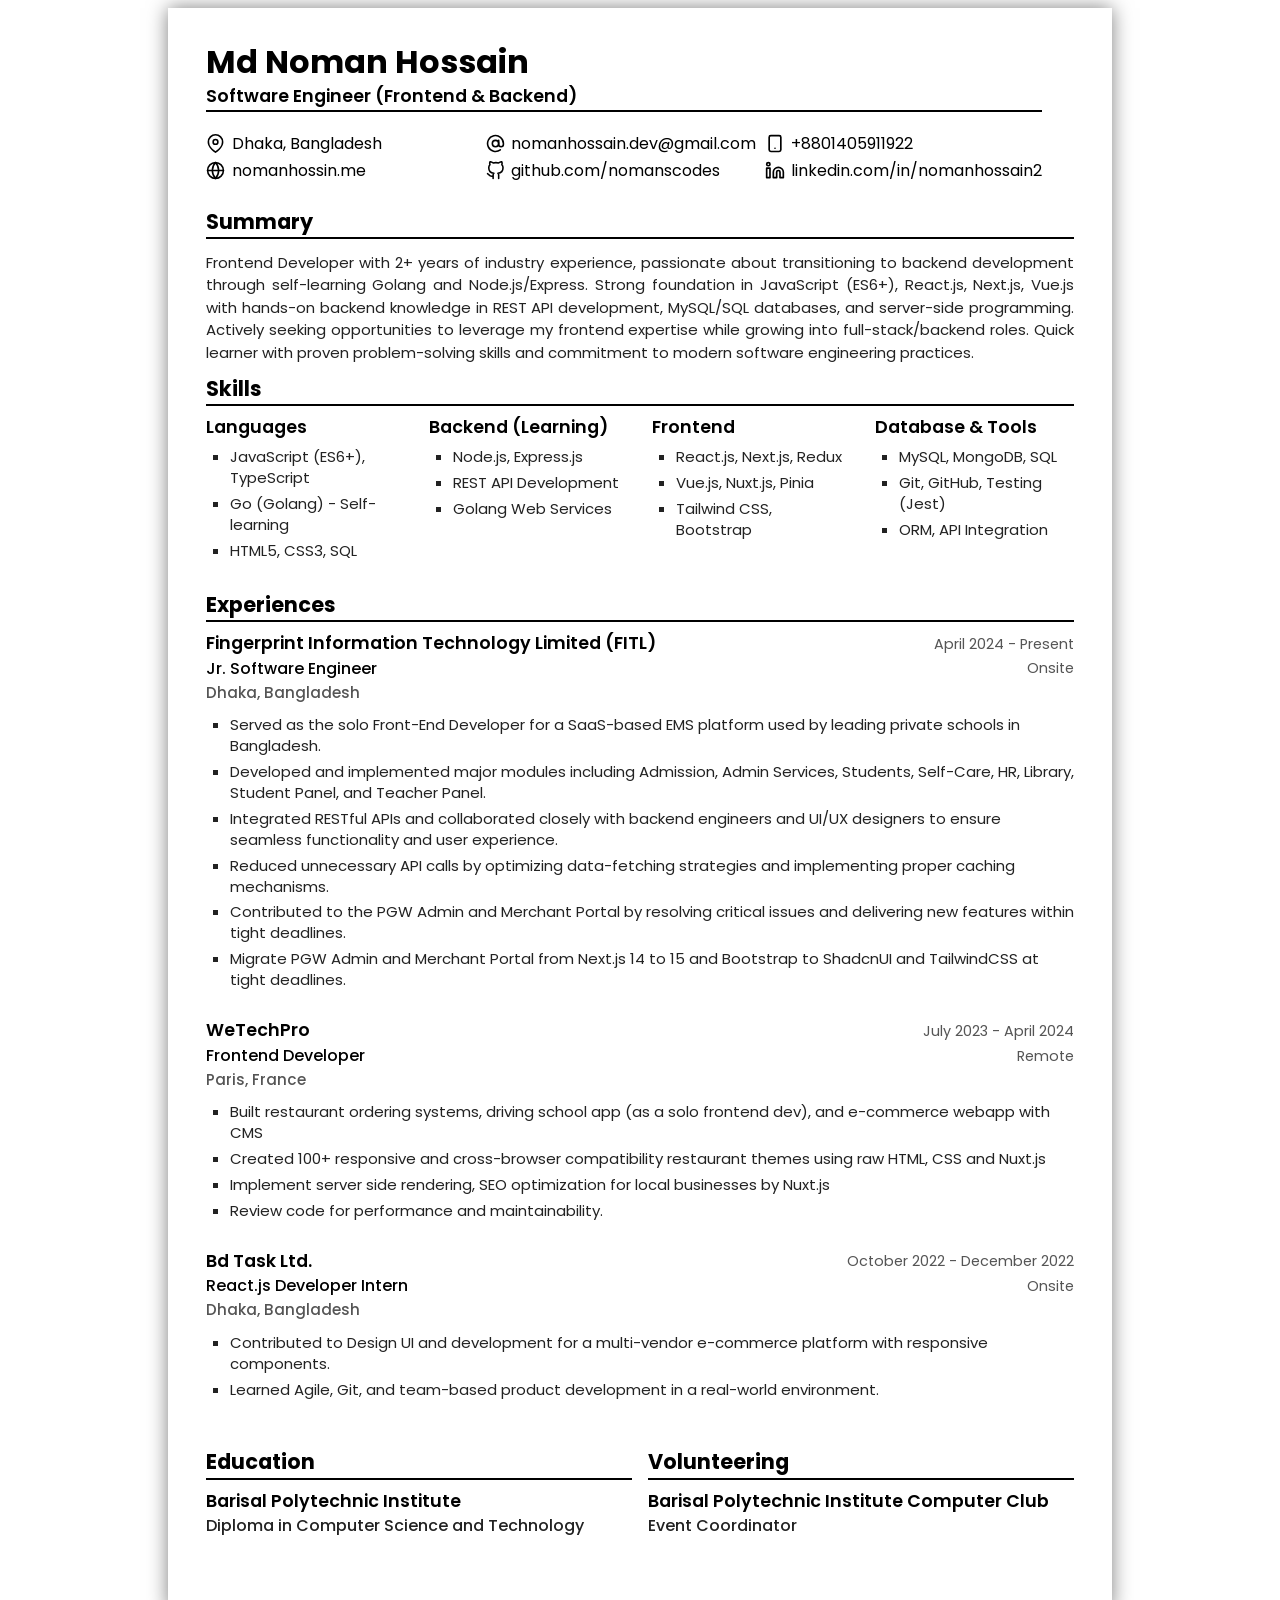
<file: index.html>
<!DOCTYPE html>
<html lang="en">

<head>
  <meta charset="UTF-8" />
  <meta name="viewport" content="width=device-width, initial-scale=1.0" />
  <title>Md Noman Hossain- Software Engineer</title>
  <link rel="stylesheet" href="index.css" />
  <!-- Poppins font -->
  <link rel="preconnect" href="https://fonts.gstatic.com" />
  <link href="https://fonts.googleapis.com/css2?family=Poppins:wght@500;600;700&display=swap" rel="stylesheet" />
  <script>
    document.designMode = "on"
  </script>
</head>

<body>
  <article class="noman">
    <div class="page-number"></div>
    <header class="noman__header">
      <div class="noman__header__content">
        <h1>Md Noman Hossain</h1>
        <h2>Software Engineer (Frontend & Backend)</h2>

        <div class="noman__header__content__grid">
          <!-- location -->
          <a href="https://maps.app.goo.gl/c9j6sFcYBBuZz2g88" target="_blank"
            class="noman__header__content__grid__item">
            <div class="noman__header__content__grid__item__icon">
              <img src="./imgs/map-pin.svg" alt="Location" />
            </div>
            <div class="noman__header__content__grid__item__text">
              <p>Dhaka, Bangladesh</p>
            </div>
          </a>

          <!-- email -->
          <a href="mailto:nomanhossain.dev@gmail.com" class="noman__header__content__grid__item">
            <div class="noman__header__content__grid__item__icon">
              <img src="./imgs/at-sign.svg" alt="Email" />
            </div>
            <div class="noman__header__content__grid__item__text">
              <p>nomanhossain.dev@gmail.com</p>
            </div>
          </a>

          <!-- phone -->
          <a href="tel:+8801405911922" class="noman__header__content__grid__item">
            <div class="noman__header__content__grid__item__icon">
              <img src="./imgs/smartphone.svg" alt="Phone" />
            </div>
            <div class="noman__header__content__grid__item__text">
              <p>+8801405911922</p>
            </div>
          </a>

          <!-- website -->
          <a href="https://nomanhossin.me" target="_blank" class="noman__header__content__grid__item">
            <div class="noman__header__content__grid__item__icon">
              <img src="./imgs/globe.svg" alt="Website" />
            </div>
            <div class="noman__header__content__grid__item__text">
              <p>nomanhossin.me</p>
            </div>
          </a>

          <!-- github -->
          <a href="https://github.com/nomanscodes" target="_blank" class="noman__header__content__grid__item">
            <div class="noman__header__content__grid__item__icon">
              <img src="./imgs/github.svg" alt="GitHub" />
            </div>
            <div class="noman__header__content__grid__item__text">
              <p>github.com/nomanscodes</p>
            </div>
          </a>

          <!-- linkedin -->
          <a href="https://www.linkedin.com/in/nomanhossain2/" target="_blank"
            class="noman__header__content__grid__item">
            <div class="noman__header__content__grid__item__icon">
              <img src="./imgs/linkedin.svg" alt="LinkedIn" />
            </div>
            <div class="noman__header__content__grid__item__text">
              <p>linkedin.com/in/nomanhossain2</p>
            </div>
          </a>
        </div>
      </div>
    </header>

    <section class="noman__about">
      <h2>Summary</h2>
      <p class="justify">
        Frontend Developer with 2+ years of industry experience, passionate about transitioning to backend development through
        self-learning Golang and Node.js/Express. Strong foundation in JavaScript (ES6+), React.js, Next.js, Vue.js with hands-on
        backend knowledge in REST API development, MySQL/SQL databases, and server-side programming. Actively seeking opportunities
        to leverage my frontend expertise while growing into full-stack/backend roles. Quick learner with proven problem-solving
        skills and commitment to modern software engineering practices.
      </p>
    </section>

    <section class="noman__skills">
      <h2>Skills</h2>
      <div class="noman__skills__grid">
        <div class="noman__skills__grid__item">
          <h3>Languages</h3>
          <ul>
            <li class="justify">JavaScript (ES6+), TypeScript</li>
            <li class="justify">Go (Golang) - Self-learning</li>
            <li class="justify">HTML5, CSS3, SQL</li>
          </ul>
        </div>

        <div class="noman__skills__grid__item">
          <h3>Backend (Learning)</h3>
          <ul>
            <li class="justify">Node.js, Express.js</li>
            <li class="justify">REST API Development</li>
            <li class="justify">Golang Web Services</li>
          </ul>
        </div>

        <div class="noman__skills__grid__item">
          <h3>Frontend</h3>
          <ul>
            <li class="justify">React.js, Next.js, Redux</li>
            <li class="justify">Vue.js, Nuxt.js, Pinia</li>
            <li class="justify">Tailwind CSS, Bootstrap</li>
          </ul>
        </div>

        <div class="noman__skills__grid__item">
          <h3>Database & Tools</h3>
          <ul>
            <li class="justify">MySQL, MongoDB, SQL</li>
            <li class="justify">Git, GitHub, Testing (Jest)</li>
            <li class="justify">ORM, API Integration</li>
          </ul>
        </div>


      </div>
    </section>

    <section class="noman__experiences">
      <h2>Experiences</h2>
      <div class="noman__experiences__grid">
        <div class="noman__experiences__grid__item">
          <h3>Fingerprint Information Technology Limited (FITL)<span>April 2024 - Present</span></h3>
          <h4>Jr. Software Engineer <span>Onsite</span></h4>
          <h5>Dhaka, Bangladesh</h5>
          <ul>
            <li class="justify">
              Served as the solo Front-End Developer for a SaaS-based EMS platform used by leading private schools in
              Bangladesh.
            </li>
            <li>
              Developed and implemented major modules including Admission, Admin Services, Students, Self-Care, HR,
              Library,
              Student Panel, and Teacher Panel.
            </li>
            <li>
              Integrated RESTful APIs and collaborated closely with backend engineers and UI/UX designers to ensure
              seamless
              functionality and user experience.
            </li>
            <li>
              Reduced unnecessary API calls by optimizing data-fetching strategies and implementing proper caching
              mechanisms.
            </li>
            <li>
              Contributed to the PGW Admin and Merchant Portal by resolving critical issues and delivering new features
              within
              tight deadlines.
            </li>
            <li>
              Migrate PGW Admin and Merchant Portal from Next.js 14 to 15 and Bootstrap to ShadcnUI and TailwindCSS at
              tight deadlines.
            </li>
          </ul>

        </div>
        <div class="noman__experiences__grid__item">
          <h3>WeTechPro <span>July 2023 - April 2024</span></h3>
          <h4>Frontend Developer <span>Remote</span></h4>
          <h5>Paris, France</h5>
          <ul>
            <li class="justify">
              Built restaurant ordering systems, driving school app (as a solo frontend dev), and e-commerce webapp with
              CMS
            </li>
            <li class="justify">
              Created 100+ responsive and cross-browser compatibility restaurant themes using raw HTML, CSS and Nuxt.js
            </li>
            <li>Implement server side rendering, SEO optimization for local businesses by Nuxt.js</li>
            <li>Review code for performance and maintainability.</li>
          </ul>
        </div>
        <div class="noman__experiences__grid__item">
          <h3>Bd Task Ltd. <span>October 2022 - December 2022</span></h3>
          <h4>React.js Developer Intern <span>Onsite</span></h4>
          <h5>Dhaka, Bangladesh</h5>
          <ul>
            <li class="justify">
              Contributed to Design UI and development for a multi-vendor e-commerce platform with responsive
              components.
            </li>
            <li>Learned Agile, Git, and team-based product development in a real-world environment.</li>
          </ul>
        </div>
      </div>
    </section>

    <section class="noman__education noman__row">
      <div class="noman__col">
        <h2>Education</h2>
        <div class="noman__row">
          <div class="noman__col">
            <h3>Barisal Polytechnic Institute</h3>
            <h4>
              Diploma in Computer Science and Technology
            </h4>
          </div>
        </div>
      </div>

      <div class="noman__col">
        <h2>Volunteering</h2>
        <div class="noman__row">
          <div class="noman__col">
            <h3>Barisal Polytechnic Institute Computer Club</h3>
            <h4>
              Event Coordinator
            </h4>
          </div>
        </div>
      </div>

    </section>
    <!-- 
    <section class="noman__language">
      <h2>Languages</h2>
      <div class="noman__row">
        <div class="noman__col">
          <h3>Bengali</h3>
          <h4>Native Proficiency</h4>
        </div>

        <div class="noman__col">
          <h3>English</h3>
          <h4>Professional Proficiency</h4>
        </div>
      </div>
    </section> -->
  </article>
</body>

</html>
</file>
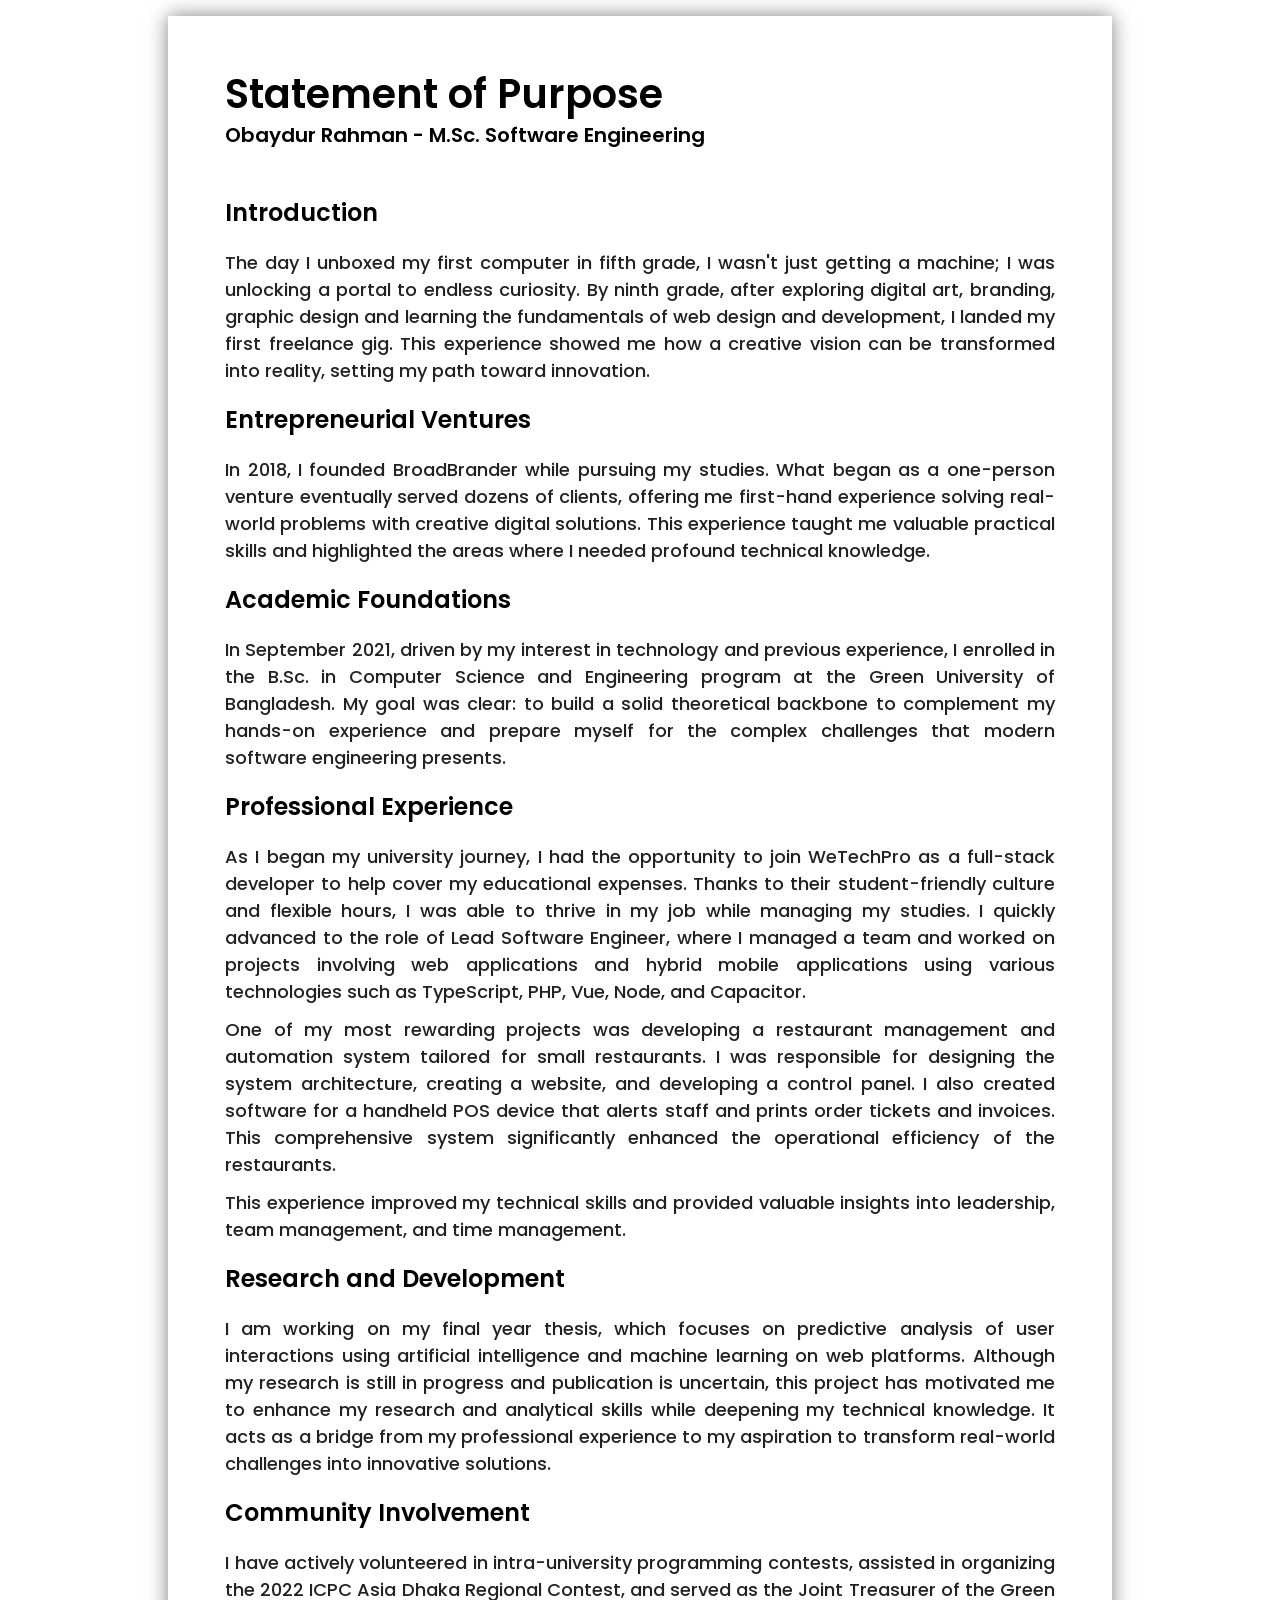
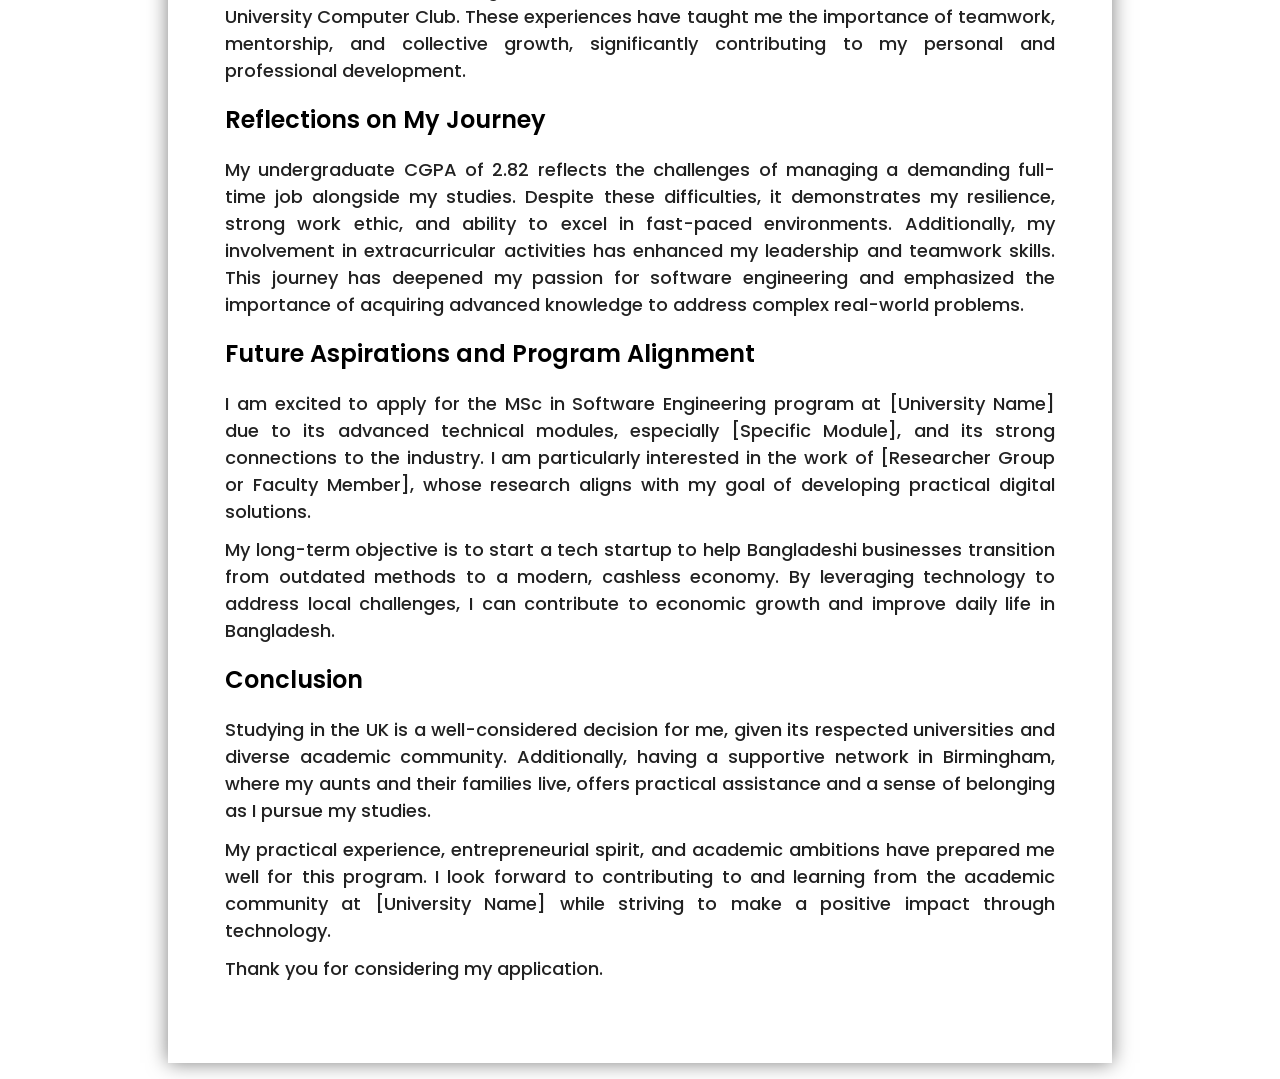
<file: sop.html>
<!DOCTYPE html>
<html lang="en">
  <head>
    <meta charset="UTF-8" />
    <meta name="viewport" content="width=device-width, initial-scale=1.0" />
    <title>Statement of Purpose - Obaydur Rahman</title>
    <link rel="stylesheet" href="sop.css" />
    <link
      href="https://fonts.googleapis.com/css2?family=Poppins:wght@400;500;600;700&display=swap"
      rel="stylesheet"
    />
  </head>
  <body>
    <article class="noman">
      <header class="noman__header">
        <div class="noman__header__content">
          <h1>Statement of Purpose</h1>
          <h2>
            <span id="applicantDetail">Opu - M.Sc. Software Engineering</span>
          </h2>
        </div>
      </header>

      <section class="noman__about">
        <h2>Introduction</h2>
        <p class="justify">
          The day I unboxed my first computer in fifth grade, I wasn't just
          getting a machine; I was unlocking a portal to endless curiosity. By
          ninth grade, after exploring digital art, branding, graphic design and
          learning the fundamentals of web design and development, I landed my
          first freelance gig. This experience showed me how a creative vision
          can be transformed into reality, setting my path toward innovation.
        </p>
      </section>

      <section class="noman__about">
        <h2>Entrepreneurial Ventures</h2>
        <p class="justify">
          In 2018, I founded BroadBrander while pursuing my studies. What began
          as a one-person venture eventually served dozens of clients, offering
          me first-hand experience solving real-world problems with creative
          digital solutions. This experience taught me valuable practical skills
          and highlighted the areas where I needed profound technical knowledge.
        </p>
      </section>

      <section class="noman__about">
        <h2>Academic Foundations</h2>
        <p class="justify">
          In September 2021, driven by my interest in technology and previous
          experience, I enrolled in the B.Sc. in Computer Science and
          Engineering program at the Green University of Bangladesh. My goal was
          clear: to build a solid theoretical backbone to complement my hands-on
          experience and prepare myself for the complex challenges that modern
          software engineering presents.
        </p>
      </section>

      <section class="noman__about">
        <h2>Professional Experience</h2>
        <p class="justify">
          As I began my university journey, I had the opportunity to join
          WeTechPro as a full-stack developer to help cover my educational
          expenses. Thanks to their student-friendly culture and flexible hours,
          I was able to thrive in my job while managing my studies. I quickly
          advanced to the role of Lead Software Engineer, where I managed a team
          and worked on projects involving web applications and hybrid mobile
          applications using various technologies such as TypeScript, PHP, Vue,
          Node, and Capacitor.
        </p>
        <p class="justify">
          One of my most rewarding projects was developing a restaurant
          management and automation system tailored for small restaurants. I was
          responsible for designing the system architecture, creating a website,
          and developing a control panel. I also created software for a handheld
          POS device that alerts staff and prints order tickets and invoices.
          This comprehensive system significantly enhanced the operational
          efficiency of the restaurants.
        </p>
        <p class="justify">
          This experience improved my technical skills and provided valuable
          insights into leadership, team management, and time management.
        </p>
      </section>

      <section class="noman__about">
        <h2>Research and Development</h2>
        <p class="justify">
          I am working on my final year thesis, which focuses on predictive
          analysis of user interactions using artificial intelligence and
          machine learning on web platforms. Although my research is still in
          progress and publication is uncertain, this project has motivated me
          to enhance my research and analytical skills while deepening my
          technical knowledge. It acts as a bridge from my professional
          experience to my aspiration to transform real-world challenges into
          innovative solutions.
        </p>
      </section>

      <section class="noman__about">
        <h2>Community Involvement</h2>
        <p class="justify">
          I have actively volunteered in intra-university programming contests,
          assisted in organizing the 2022 ICPC Asia Dhaka Regional Contest, and
          served as the Joint Treasurer of the Green University Computer Club.
          These experiences have taught me the importance of teamwork,
          mentorship, and collective growth, significantly contributing to my
          personal and professional development.
        </p>
      </section>

      <section class="noman__about">
        <h2>Reflections on My Journey</h2>
        <p class="justify">
          My undergraduate CGPA of 2.82 reflects the challenges of managing a
          demanding full-time job alongside my studies. Despite these
          difficulties, it demonstrates my resilience, strong work ethic, and
          ability to excel in fast-paced environments. Additionally, my
          involvement in extracurricular activities has enhanced my leadership
          and teamwork skills. This journey has deepened my passion for software
          engineering and emphasized the importance of acquiring advanced
          knowledge to address complex real-world problems.
        </p>
      </section>

      <section class="noman__about">
        <h2>Future Aspirations and Program Alignment</h2>
        <p class="justify">
          I am excited to apply for the MSc in Software Engineering program at
          <span id="universityName">[University Name]</span> due to its advanced
          technical modules, especially
          <span id="courseModule">[specific module]</span>, and its strong
          connections to the industry. I am particularly interested in the work
          of <span id="researchGroup">[research group or faculty member]</span>,
          whose research aligns with my goal of developing practical digital
          solutions.
        </p>
        <p class="justify">
          My long-term objective is to start a tech startup to help Bangladeshi
          businesses transition from outdated methods to a modern, cashless
          economy. By leveraging technology to address local challenges, I can
          contribute to economic growth and improve daily life in Bangladesh.
        </p>
      </section>

      <section class="noman__about">
        <h2>Conclusion</h2>
        <p class="justify">
          Studying in the UK is a well-considered decision for me, given its
          respected universities and diverse academic community. Additionally,
          having a supportive network in Birmingham, where my aunts and their
          families live, offers practical assistance and a sense of belonging as
          I pursue my studies.
        </p>
        <p class="justify">
          My practical experience, entrepreneurial spirit, and academic
          ambitions have prepared me well for this program. I look forward to
          contributing to and learning from the academic community at
          <span id="universityNameFooter">[University Name]</span> while
          striving to make a positive impact through technology.
        </p>
        <p>Thank you for considering my application.</p>
      </section>

      <script>
        // Variables for easy adaptation
        const universityName = "[University Name]";
        const courseModule = "[Specific Module]";
        const researchGroup = "[Researcher Group or Faculty Member]";
        const applicantDetail = "Obaydur Rahman - M.Sc. Software Engineering";

        // Update span elements with variable content
        document.getElementById("universityName").textContent = universityName;
        document.getElementById("courseModule").textContent = courseModule;
        document.getElementById("researchGroup").textContent = researchGroup;
        document.getElementById("applicantDetail").textContent =
          applicantDetail;
        document.getElementById("universityNameFooter").textContent =
          universityName;
      </script>
    </article>
  </body>
</html>
</file>
<file: index.css>
/* Base Reset & Global Styles */
*,
*::before,
*::after {
  box-sizing: border-box;
  margin: 0;
  padding: 0;
}

body {
  font-family: "Poppins", sans-serif;
  font-size: 15px;
  font-weight: normal;
  line-height: 1.3;
  color: #000;
  background-color: #fff;
}

:root {
  --spacing: 1rem;
  --spacing-half: 0.6rem;
  --spacing-quarter: 0.4rem;
  --spacing-small: 0.2rem;
}

a {
  text-decoration: none;
  color: inherit;
  width: -moz-fit-content;
  width: fit-content;
}

h2 {
  font-size: 1.3rem;
  font-weight: 700;
  line-height: 1;
  margin-bottom: 0.8rem;
  border-bottom: 2px solid #000;
  padding-bottom: 0.3rem;
}

h3 {
  font-size: 1.1rem;
  font-weight: 600;
  line-height: 1;
  margin-bottom: 0.6rem;
}

p {
  line-height: 1.5;
}
p:not(:last-child) {
  margin-bottom: 0.6rem;
}
p.justify {
  -webkit-hyphens: auto;
          hyphens: auto;
  word-wrap: break-word;
  word-break: break-word;
  overflow-wrap: break-word;
  text-align: justify;
}

section {
  margin-bottom: 1.8rem;
}

ul {
  list-style: square outside;
  margin-left: 1.5rem;
}
ul:not(:last-child) {
  padding-bottom: 0.6rem;
}
ul li {
  color: #222;
  line-height: 1.4;
  margin-bottom: 0.3rem;
}
ul li a {
  color: #0066ff;
}

/* Resume Layout */
.noman {
  display: block;
  width: 25cm;
  margin: 0.5rem auto;
  background-color: #fff;
  padding: 0.4in;
  box-shadow: 0 0 0.5cm rgba(0, 0, 0, 0.5);
  /* Header */
  /* About Section */
  /* Skills */
  /* Experiences */
  /* Education, Volunteer, & Language */
  /* Projects */
  /* Row & Column Helpers */
}
@media print {
  .noman {
    box-shadow: none;
    padding: 0.15in;
    padding-top: 0;
    margin: 0;
  }
  .noman p {
    -moz-column-break-inside: avoid;
         break-inside: avoid;
  }
}
.noman__header {
  display: flex;
  justify-content: space-between;
  align-items: center;
  gap: var(--spacing-quarter);
  margin-bottom: 1.8rem;
}
.noman__header__content {
  display: flex;
  flex-direction: column;
  justify-content: center;
}
.noman__header__content h1 {
  font-size: 2rem;
  font-weight: 700;
  line-height: 1;
  margin-bottom: 0.6rem;
}
.noman__header__content h2 {
  font-size: 1.1rem;
  font-weight: 600;
  line-height: 1;
  color: #000;
  margin-bottom: 0.7rem;
}
.noman__header__content__grid {
  display: grid;
  grid-template-columns: repeat(3, 1fr);
  grid-template-rows: auto auto;
  gap: 0.2rem;
  margin-top: 0.5rem;
}
.noman__header__content__grid__item {
  display: flex;
  align-items: center;
  gap: var(--spacing-quarter);
}
.noman__header__content__grid__item__icon {
  display: flex;
  justify-content: center;
  align-items: center;
  width: 1.2rem;
  height: 1.2rem;
}
.noman__header__content__grid__item__icon img {
  width: 1.2rem;
  height: 1.2rem;
}
.noman__header__content__grid__item__text {
  font-size: 1rem;
  line-height: 1;
}
.noman__about {
  margin-bottom: 0.9rem;
}
.noman__about p {
  color: #222;
}
.noman__skills__grid {
  display: grid;
  grid-template-columns: repeat(4, 1fr);
  gap: 1.5rem;
  margin-top: 0.8rem;
}
.noman__experiences__grid {
  display: grid;
  grid-template-columns: 1fr;
  gap: 0.5rem;
  margin-top: var(--spacing-quarter);
}
.noman__experiences__grid__item {
  display: block;
  margin-bottom: 1.2rem;
}
.noman__experiences__grid__item h3 {
  display: flex;
  justify-content: space-between;
  align-items: center;
  margin-bottom: 0.5rem;
}
.noman__experiences__grid__item h3 span {
  font-size: 0.9rem;
  color: #555;
  font-weight: 400;
}
.noman__experiences__grid__item h4 {
  display: flex;
  justify-content: space-between;
  align-items: center;
  font-size: 1rem;
  font-weight: 500;
  line-height: 1;
  margin-bottom: 0.5rem;
}
.noman__experiences__grid__item h4 span {
  font-size: 0.9rem;
  color: #555;
  font-weight: 400;
}
.noman__experiences__grid__item h5 {
  font-size: 0.95rem;
  font-weight: 500;
  line-height: 1;
  color: #555;
  margin-bottom: 0.9rem;
}
.noman__experiences__grid__item h6 {
  font-size: 1rem;
  font-weight: 600;
  line-height: 1;
  color: #000;
  margin-bottom: 5rem;
}
.noman__education h3, .noman__volunteer h3, .noman__language h3 {
  display: flex;
  justify-content: space-between;
  align-items: center;
  margin-bottom: 0.5rem;
  font-size: 1.1rem !important;
}
.noman__education h4, .noman__volunteer h4, .noman__language h4 {
  display: flex;
  justify-content: space-between;
  align-items: center;
  font-size: 1rem;
  font-weight: 500;
  color: #222;
  line-height: 1;
  margin-bottom: 0.5rem;
}
.noman__education h4 span, .noman__volunteer h4 span, .noman__language h4 span {
  font-size: 0.9rem;
  color: #555;
  font-weight: 400;
}
.noman__projects__item {
  display: block;
  margin-bottom: var(--spacing);
}
.noman__projects__item__title {
  font-size: 1rem;
  font-weight: 500;
  line-height: 1;
  color: #000;
  margin-bottom: var(--spacing-quarter);
}
.noman__projects__item__organization {
  font-size: 0.9rem;
  font-weight: 500;
  line-height: 1;
  color: #555;
  margin-bottom: var(--spacing-quarter);
}
.noman__projects__item__description {
  font-size: 0.9rem;
  font-weight: 400;
  line-height: 1.5;
  color: #222;
  margin-bottom: var(--spacing-quarter);
}
.noman__projects__item a {
  display: inline-block;
  padding: 5px 10px;
  border: 1px solid #0066ff;
  border-radius: 0.25rem;
  font-size: 0.9rem;
  font-weight: 500;
  text-align: center;
  background-color: transparent;
  color: #0066ff;
}
.noman__projects__item a:last-child {
  margin-left: var(--spacing-quarter);
  border-color: #000;
  color: #000;
}
.noman__row {
  display: flex;
  gap: var(--spacing);
}
.noman__col {
  flex: 1;
}/*# sourceMappingURL=index.css.map */
</file>
<file: sop.css>
*,
*::before,
*::after {
  box-sizing: border-box;
  margin: 0;
  padding: 0;
}

body {
  font-family: "Poppins", sans-serif;
  font-size: 18px;
  font-weight: normal;
  line-height: 1.5;
  color: #000;
  background-color: #fff;
}

:root {
  --spacing: 2rem;
  --spacing-half: 1.5rem;
  --spacing-quarter: 0.7rem;
  --spacing-small: 0.4rem;
}

a {
  text-decoration: none;
  color: inherit;
  width: -moz-fit-content;
  width: fit-content;
}

h2 {
  font-size: 1.5rem;
  line-height: 1;
  font-weight: 600;
  margin-bottom: var(--spacing-half);
}

h3 {
  font-size: 1.2rem;
  line-height: 1;
  font-weight: 600;
  margin-bottom: var(--spacing-quarter);
}

p {
  line-height: 1.5;
  font-weight: 500;
}
p:not(:last-child) {
  margin-bottom: var(--spacing-quarter);
}
p.justify {
  -webkit-hyphens: auto;
          hyphens: auto;
  word-wrap: break-word;
  word-break: break-word;
  overflow-wrap: break-word;
  text-align: justify;
}

section {
  margin-bottom: var(--spacing-half);
}

ul {
  list-style: outside square;
  margin-left: 1rem;
}
ul:not(:last-child) {
  padding-bottom: var(--spacing-quarter);
}
ul li {
  color: #222;
}
ul li a {
  color: #0066ff;
}

.noman {
  display: block;
  width: 25cm;
  margin: 1rem auto;
  box-shadow: 0 0 0.5cm rgba(0, 0, 0, 0.5);
  background-color: white;
  padding: 0.6in;
}
@media print {
  .noman {
    box-shadow: none;
    padding: 0.25in;
    padding-top: 0;
  }
  .noman p {
    -moz-column-break-inside: avoid;
         break-inside: avoid;
  }
}
.noman__header {
  display: flex;
  justify-content: space-between;
  margin-bottom: var(--spacing);
  gap: var(--spacing);
}
.noman__header__content {
  display: flex;
  flex-direction: column;
  width: calc(100% - 2.2in);
  justify-content: center;
}
.noman__header__content h1 {
  font-size: 2.5rem;
  font-weight: 600;
  margin-bottom: var(--spacing-quarter);
  line-height: 1;
}
.noman__header__content h2 {
  font-size: 1.25rem;
  line-height: 1;
  font-weight: 600;
  color: #000;
  margin-bottom: var(--spacing-half);
}
.noman__about p {
  color: #222;
}/*# sourceMappingURL=sop.css.map */
</file>
